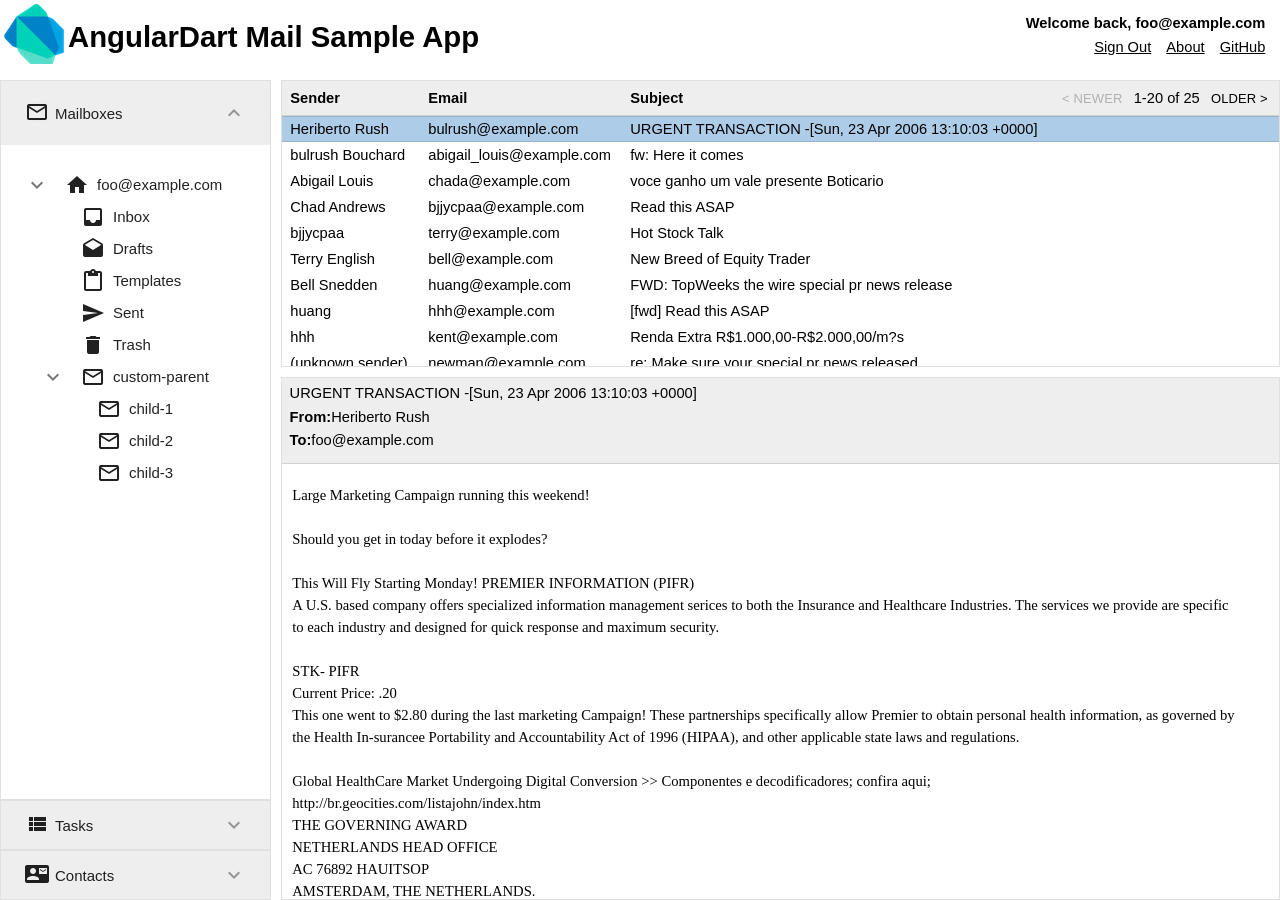
<file: index.html>
<!DOCTYPE html>
<html>
  <head>
    <meta http-equiv="content-type" content="text/html; charset=UTF-8" />
    <title>Mail App</title>

    <script defer src="main.dart.js" type="application/javascript"></script>
    <link rel="stylesheet" type="text/css" href="https://fonts.googleapis.com/icon?family=Material+Icons" />
    <link rel="stylesheet" type="text/css" href="global.css" />
  </head>
  <body>
    <my-app>
      Loading...<br/>
      Your web browser must have JavaScript enabled
      in order for this application to display correctly.
    </my-app>
  </body>
</html>
</file>
<file: global.css>
body {
  background: #fff;
  color: #000;
  font-family: Helvetica, Arial, sans-serif;
  font-size: 11pt;
  margin: 0px;
}

html, body {
  /* Window.enableScrolling(false); */
  overflow: hidden;
}

a:link, a:visited, a:hover, a:active {
  color: #000;
}
</file>
